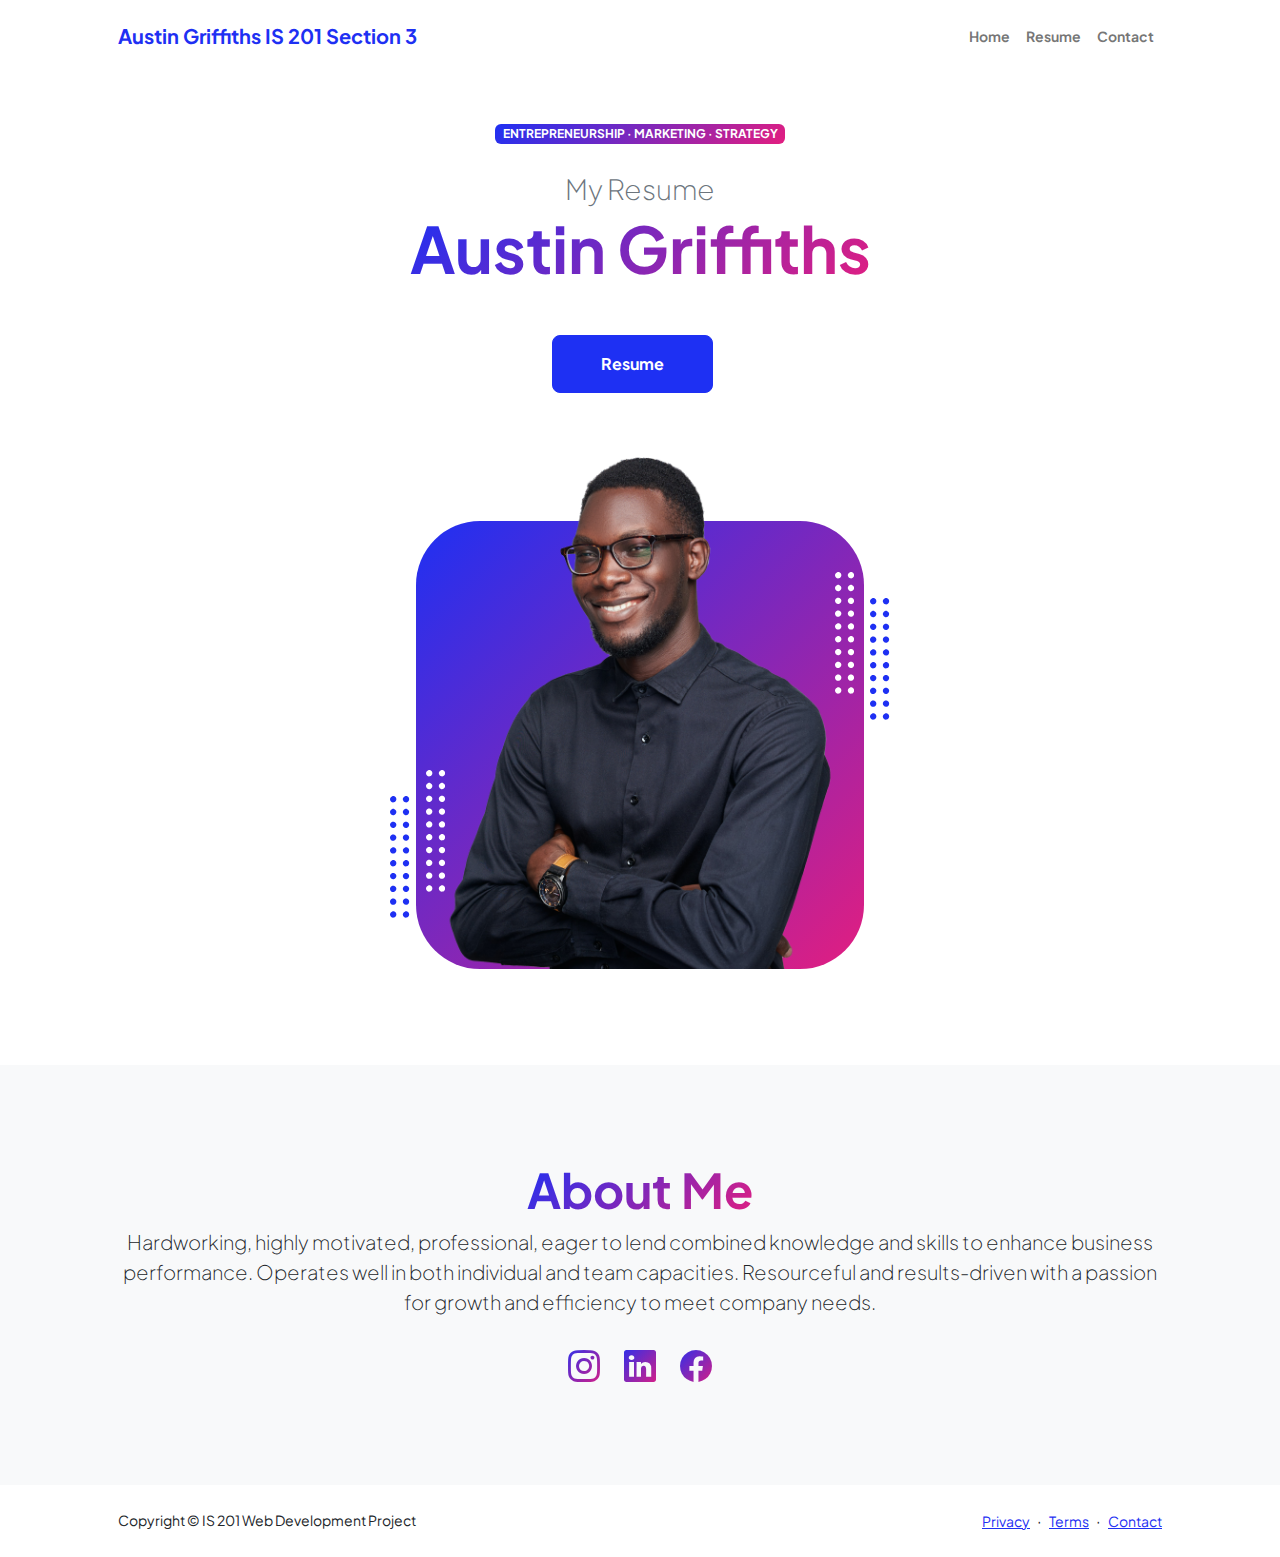
<file: index.html>
<!DOCTYPE html>
<html lang="en">
    <head>
        <meta charset="utf-8" />
        <meta name="viewport" content="width=device-width, initial-scale=1, shrink-to-fit=no" />
        <meta name="description" content="" />
        <meta name="author" content="" />
        <title>Austin Griffiths IS 201 Website</title>
        <!-- Favicon-->
        <link rel="icon" type="image/x-icon" href="assets/favicon.ico" />
        <!-- Custom Google font-->
        <link rel="preconnect" href="https://fonts.googleapis.com" />
        <link rel="preconnect" href="https://fonts.gstatic.com" crossorigin />
        <link href="https://fonts.googleapis.com/css2?family=Plus+Jakarta+Sans:wght@100;200;300;400;500;600;700;800;900&amp;display=swap" rel="stylesheet" />
        <!-- Bootstrap icons-->
        <link href="https://cdn.jsdelivr.net/npm/bootstrap-icons@1.8.1/font/bootstrap-icons.css" rel="stylesheet" />
        <!-- Core theme CSS (includes Bootstrap)-->
        <link href="css/styles.css" rel="stylesheet" />
    </head>
    <body class="d-flex flex-column h-100">
        <main class="flex-shrink-0">
            <!-- Navigation-->
            <nav class="navbar navbar-expand-lg navbar-light bg-white py-3">
                <div class="container px-5">
                    <a class="navbar-brand" href="index.html"><span class="fw-bolder text-primary">Austin Griffiths IS 201 Section 3</span></a>
                    <button class="navbar-toggler" type="button" data-bs-toggle="collapse" data-bs-target="#navbarSupportedContent" aria-controls="navbarSupportedContent" aria-expanded="false" aria-label="Toggle navigation"><span class="navbar-toggler-icon"></span></button>
                    <div class="collapse navbar-collapse" id="navbarSupportedContent">
                        <ul class="navbar-nav ms-auto mb-2 mb-lg-0 small fw-bolder">
                            <li class="nav-item"><a class="nav-link" href="index.html">Home</a></li>
                            <li class="nav-item"><a class="nav-link" href="resume.html">Resume</a></li>
                        
                            <li class="nav-item"><a class="nav-link" href="contact.html">Contact</a></li>
                        
        
                        </ul>
                    </div>
                </div>
            </nav>
            <!-- Header-->
            <header class="py-5">
                <div class="container px-5 pb-5">
                    <div class="row gx-5 align-items-center">
                        <div class="col-xxl-5">
                            <!-- Header text content-->
                            <div class="text-center text-xxl-start">
                                <div class="badge bg-gradient-primary-to-secondary text-white mb-4"><div class="text-uppercase">Entrepreneurship &middot; Marketing &middot; Strategy</div></div>
                                <div class="fs-3 fw-light text-muted">My Resume</div>
                                <h1 class="display-3 fw-bolder mb-5"><span class="text-gradient d-inline">Austin Griffiths</span></h1>
                                <div class="d-grid gap-3 d-sm-flex justify-content-sm-center justify-content-xxl-start mb-3">
                                    <a class="btn btn-primary btn-lg px-5 py-3 me-sm-3 fs-6 fw-bolder" href="resume.html">Resume</a>
                                   
                                </div>
                            </div>
                        </div>
                        <div class="col-xxl-7">
                            <!-- Header profile picture-->
                            <div class="d-flex justify-content-center mt-5 mt-xxl-0">
                                <div class="profile bg-gradient-primary-to-secondary">
                                    <!-- TIP: For best results, use a photo with a transparent background like the demo example below-->
                                    <!-- Watch a tutorial on how to do this on YouTube (link)-->
                                    <img class="profile-img" src="assets/profile.png" alt="..." />
                                    <div class="dots-1">
                                        <!-- SVG Dots-->
                                        <svg version="1.1" xmlns="http://www.w3.org/2000/svg" xmlns:xlink="http://www.w3.org/1999/xlink" x="0px" y="0px" viewBox="0 0 191.6 1215.4" style="enable-background: new 0 0 191.6 1215.4" xml:space="preserve">
                                            <g transform="translate(0.000000,1280.000000) scale(0.100000,-0.100000)">
                                                <path d="M227.7,12788.6c-105-35-200-141-222-248c-43-206,163-412,369-369c155,32,275,190,260,339c-11,105-90,213-190,262        C383.7,12801.6,289.7,12808.6,227.7,12788.6z"></path>
                                                <path d="M1507.7,12788.6c-151-50-253-216-222-362c25-119,136-230,254-255c194-41,395,142,375,339c-11,105-90,213-190,262        C1663.7,12801.6,1569.7,12808.6,1507.7,12788.6z"></path>
                                                <path d="M227.7,11508.6c-105-35-200-141-222-248c-43-206,163-412,369-369c155,32,275,190,260,339c-11,105-90,213-190,262        C383.7,11521.6,289.7,11528.6,227.7,11508.6z"></path>
                                                <path d="M1507.7,11508.6c-151-50-253-216-222-362c25-119,136-230,254-255c194-41,395,142,375,339c-11,105-90,213-190,262        C1663.7,11521.6,1569.7,11528.6,1507.7,11508.6z"></path>
                                                <path d="M227.7,10228.6c-105-35-200-141-222-248c-43-206,163-412,369-369c155,32,275,190,260,339c-11,105-90,213-190,262        C383.7,10241.6,289.7,10248.6,227.7,10228.6z"></path>
                                                <path d="M1507.7,10228.6c-105-35-200-141-222-248c-43-206,163-412,369-369c155,32,275,190,260,339c-11,105-90,213-190,262        C1663.7,10241.6,1569.7,10248.6,1507.7,10228.6z"></path>
                                                <path d="M227.7,8948.6c-105-35-200-141-222-248c-43-206,163-412,369-369c155,32,275,190,260,339c-11,105-90,213-190,262        C383.7,8961.6,289.7,8968.6,227.7,8948.6z"></path>
                                                <path d="M1507.7,8948.6c-105-35-200-141-222-248c-43-206,163-412,369-369c155,32,275,190,260,339c-11,105-90,213-190,262        C1663.7,8961.6,1569.7,8968.6,1507.7,8948.6z"></path>
                                                <path d="M227.7,7668.6c-105-35-200-141-222-248c-43-206,163-412,369-369c155,32,275,190,260,339c-11,105-90,213-190,262        C383.7,7681.6,289.7,7688.6,227.7,7668.6z"></path>
                                                <path d="M1507.7,7668.6c-105-35-200-141-222-248c-43-206,163-412,369-369c155,32,275,190,260,339c-11,105-90,213-190,262        C1663.7,7681.6,1569.7,7688.6,1507.7,7668.6z"></path>
                                                <path d="M227.7,6388.6c-105-35-200-141-222-248c-43-206,163-412,369-369c155,32,275,190,260,339c-11,105-90,213-190,262        C383.7,6401.6,289.7,6408.6,227.7,6388.6z"></path>
                                                <path d="M1507.7,6388.6c-105-35-200-141-222-248c-43-206,163-412,369-369c155,32,275,190,260,339c-11,105-90,213-190,262        C1663.7,6401.6,1569.7,6408.6,1507.7,6388.6z"></path>
                                                <path d="M227.7,5108.6c-105-35-200-141-222-248c-43-206,163-412,369-369c155,32,275,190,260,339c-11,105-90,213-190,262        C383.7,5121.6,289.7,5128.6,227.7,5108.6z"></path>
                                                <path d="M1507.7,5108.6c-105-35-200-141-222-248c-43-206,163-412,369-369c155,32,275,190,260,339c-11,105-90,213-190,262        C1663.7,5121.6,1569.7,5128.6,1507.7,5108.6z"></path>
                                                <path d="M227.7,3828.6c-105-35-200-141-222-248c-43-206,163-412,369-369c155,32,275,190,260,339c-11,105-90,213-190,262        C383.7,3841.6,289.7,3848.6,227.7,3828.6z"></path>
                                                <path d="M1507.7,3828.6c-105-35-200-141-222-248c-43-206,163-412,369-369c155,32,275,190,260,339c-11,105-90,213-190,262        C1663.7,3841.6,1569.7,3848.6,1507.7,3828.6z"></path>
                                                <path d="M227.7,2548.6c-105-35-200-141-222-248c-43-206,163-412,369-369c155,32,275,190,260,339c-11,105-90,213-190,262        C383.7,2561.6,289.7,2568.6,227.7,2548.6z"></path>
                                                <path d="M1507.7,2548.6c-105-35-200-141-222-248c-43-206,163-412,369-369c155,32,275,190,260,339c-11,105-90,213-190,262        C1663.7,2561.6,1569.7,2568.6,1507.7,2548.6z"></path>
                                                <path d="M227.7,1268.6c-105-35-200-141-222-248c-43-206,163-412,369-369c155,32,275,190,260,339c-11,105-90,213-190,262        C383.7,1281.6,289.7,1288.6,227.7,1268.6z"></path>
                                                <path d="M1507.7,1268.6c-105-35-200-141-222-248c-43-206,163-412,369-369c155,32,275,190,260,339c-11,105-90,213-190,262        C1663.7,1281.6,1569.7,1288.6,1507.7,1268.6z"></path>
                                            </g>
                                        </svg>
                                        <!-- END of SVG dots-->
                                    </div>
                                    <div class="dots-2">
                                        <!-- SVG Dots-->
                                        <svg version="1.1" xmlns="http://www.w3.org/2000/svg" xmlns:xlink="http://www.w3.org/1999/xlink" x="0px" y="0px" viewBox="0 0 191.6 1215.4" style="enable-background: new 0 0 191.6 1215.4" xml:space="preserve">
                                            <g transform="translate(0.000000,1280.000000) scale(0.100000,-0.100000)">
                                                <path d="M227.7,12788.6c-105-35-200-141-222-248c-43-206,163-412,369-369c155,32,275,190,260,339c-11,105-90,213-190,262        C383.7,12801.6,289.7,12808.6,227.7,12788.6z"></path>
                                                <path d="M1507.7,12788.6c-151-50-253-216-222-362c25-119,136-230,254-255c194-41,395,142,375,339c-11,105-90,213-190,262        C1663.7,12801.6,1569.7,12808.6,1507.7,12788.6z"></path>
                                                <path d="M227.7,11508.6c-105-35-200-141-222-248c-43-206,163-412,369-369c155,32,275,190,260,339c-11,105-90,213-190,262        C383.7,11521.6,289.7,11528.6,227.7,11508.6z"></path>
                                                <path d="M1507.7,11508.6c-151-50-253-216-222-362c25-119,136-230,254-255c194-41,395,142,375,339c-11,105-90,213-190,262        C1663.7,11521.6,1569.7,11528.6,1507.7,11508.6z"></path>
                                                <path d="M227.7,10228.6c-105-35-200-141-222-248c-43-206,163-412,369-369c155,32,275,190,260,339c-11,105-90,213-190,262        C383.7,10241.6,289.7,10248.6,227.7,10228.6z"></path>
                                                <path d="M1507.7,10228.6c-105-35-200-141-222-248c-43-206,163-412,369-369c155,32,275,190,260,339c-11,105-90,213-190,262        C1663.7,10241.6,1569.7,10248.6,1507.7,10228.6z"></path>
                                                <path d="M227.7,8948.6c-105-35-200-141-222-248c-43-206,163-412,369-369c155,32,275,190,260,339c-11,105-90,213-190,262        C383.7,8961.6,289.7,8968.6,227.7,8948.6z"></path>
                                                <path d="M1507.7,8948.6c-105-35-200-141-222-248c-43-206,163-412,369-369c155,32,275,190,260,339c-11,105-90,213-190,262        C1663.7,8961.6,1569.7,8968.6,1507.7,8948.6z"></path>
                                                <path d="M227.7,7668.6c-105-35-200-141-222-248c-43-206,163-412,369-369c155,32,275,190,260,339c-11,105-90,213-190,262        C383.7,7681.6,289.7,7688.6,227.7,7668.6z"></path>
                                                <path d="M1507.7,7668.6c-105-35-200-141-222-248c-43-206,163-412,369-369c155,32,275,190,260,339c-11,105-90,213-190,262        C1663.7,7681.6,1569.7,7688.6,1507.7,7668.6z"></path>
                                                <path d="M227.7,6388.6c-105-35-200-141-222-248c-43-206,163-412,369-369c155,32,275,190,260,339c-11,105-90,213-190,262        C383.7,6401.6,289.7,6408.6,227.7,6388.6z"></path>
                                                <path d="M1507.7,6388.6c-105-35-200-141-222-248c-43-206,163-412,369-369c155,32,275,190,260,339c-11,105-90,213-190,262        C1663.7,6401.6,1569.7,6408.6,1507.7,6388.6z"></path>
                                                <path d="M227.7,5108.6c-105-35-200-141-222-248c-43-206,163-412,369-369c155,32,275,190,260,339c-11,105-90,213-190,262        C383.7,5121.6,289.7,5128.6,227.7,5108.6z"></path>
                                                <path d="M1507.7,5108.6c-105-35-200-141-222-248c-43-206,163-412,369-369c155,32,275,190,260,339c-11,105-90,213-190,262        C1663.7,5121.6,1569.7,5128.6,1507.7,5108.6z"></path>
                                                <path d="M227.7,3828.6c-105-35-200-141-222-248c-43-206,163-412,369-369c155,32,275,190,260,339c-11,105-90,213-190,262        C383.7,3841.6,289.7,3848.6,227.7,3828.6z"></path>
                                                <path d="M1507.7,3828.6c-105-35-200-141-222-248c-43-206,163-412,369-369c155,32,275,190,260,339c-11,105-90,213-190,262        C1663.7,3841.6,1569.7,3848.6,1507.7,3828.6z"></path>
                                                <path d="M227.7,2548.6c-105-35-200-141-222-248c-43-206,163-412,369-369c155,32,275,190,260,339c-11,105-90,213-190,262        C383.7,2561.6,289.7,2568.6,227.7,2548.6z"></path>
                                                <path d="M1507.7,2548.6c-105-35-200-141-222-248c-43-206,163-412,369-369c155,32,275,190,260,339c-11,105-90,213-190,262        C1663.7,2561.6,1569.7,2568.6,1507.7,2548.6z"></path>
                                                <path d="M227.7,1268.6c-105-35-200-141-222-248c-43-206,163-412,369-369c155,32,275,190,260,339c-11,105-90,213-190,262        C383.7,1281.6,289.7,1288.6,227.7,1268.6z"></path>
                                                <path d="M1507.7,1268.6c-105-35-200-141-222-248c-43-206,163-412,369-369c155,32,275,190,260,339c-11,105-90,213-190,262        C1663.7,1281.6,1569.7,1288.6,1507.7,1268.6z"></path>
                                            </g>
                                        </svg>
                                        <!-- END of SVG dots-->
                                    </div>
                                    <div class="dots-3">
                                        <!-- SVG Dots-->
                                        <svg version="1.1" xmlns="http://www.w3.org/2000/svg" xmlns:xlink="http://www.w3.org/1999/xlink" x="0px" y="0px" viewBox="0 0 191.6 1215.4" style="enable-background: new 0 0 191.6 1215.4" xml:space="preserve">
                                            <g transform="translate(0.000000,1280.000000) scale(0.100000,-0.100000)">
                                                <path d="M227.7,12788.6c-105-35-200-141-222-248c-43-206,163-412,369-369c155,32,275,190,260,339c-11,105-90,213-190,262        C383.7,12801.6,289.7,12808.6,227.7,12788.6z"></path>
                                                <path d="M1507.7,12788.6c-151-50-253-216-222-362c25-119,136-230,254-255c194-41,395,142,375,339c-11,105-90,213-190,262        C1663.7,12801.6,1569.7,12808.6,1507.7,12788.6z"></path>
                                                <path d="M227.7,11508.6c-105-35-200-141-222-248c-43-206,163-412,369-369c155,32,275,190,260,339c-11,105-90,213-190,262        C383.7,11521.6,289.7,11528.6,227.7,11508.6z"></path>
                                                <path d="M1507.7,11508.6c-151-50-253-216-222-362c25-119,136-230,254-255c194-41,395,142,375,339c-11,105-90,213-190,262        C1663.7,11521.6,1569.7,11528.6,1507.7,11508.6z"></path>
                                                <path d="M227.7,10228.6c-105-35-200-141-222-248c-43-206,163-412,369-369c155,32,275,190,260,339c-11,105-90,213-190,262        C383.7,10241.6,289.7,10248.6,227.7,10228.6z"></path>
                                                <path d="M1507.7,10228.6c-105-35-200-141-222-248c-43-206,163-412,369-369c155,32,275,190,260,339c-11,105-90,213-190,262        C1663.7,10241.6,1569.7,10248.6,1507.7,10228.6z"></path>
                                                <path d="M227.7,8948.6c-105-35-200-141-222-248c-43-206,163-412,369-369c155,32,275,190,260,339c-11,105-90,213-190,262        C383.7,8961.6,289.7,8968.6,227.7,8948.6z"></path>
                                                <path d="M1507.7,8948.6c-105-35-200-141-222-248c-43-206,163-412,369-369c155,32,275,190,260,339c-11,105-90,213-190,262        C1663.7,8961.6,1569.7,8968.6,1507.7,8948.6z"></path>
                                                <path d="M227.7,7668.6c-105-35-200-141-222-248c-43-206,163-412,369-369c155,32,275,190,260,339c-11,105-90,213-190,262        C383.7,7681.6,289.7,7688.6,227.7,7668.6z"></path>
                                                <path d="M1507.7,7668.6c-105-35-200-141-222-248c-43-206,163-412,369-369c155,32,275,190,260,339c-11,105-90,213-190,262        C1663.7,7681.6,1569.7,7688.6,1507.7,7668.6z"></path>
                                                <path d="M227.7,6388.6c-105-35-200-141-222-248c-43-206,163-412,369-369c155,32,275,190,260,339c-11,105-90,213-190,262        C383.7,6401.6,289.7,6408.6,227.7,6388.6z"></path>
                                                <path d="M1507.7,6388.6c-105-35-200-141-222-248c-43-206,163-412,369-369c155,32,275,190,260,339c-11,105-90,213-190,262        C1663.7,6401.6,1569.7,6408.6,1507.7,6388.6z"></path>
                                                <path d="M227.7,5108.6c-105-35-200-141-222-248c-43-206,163-412,369-369c155,32,275,190,260,339c-11,105-90,213-190,262        C383.7,5121.6,289.7,5128.6,227.7,5108.6z"></path>
                                                <path d="M1507.7,5108.6c-105-35-200-141-222-248c-43-206,163-412,369-369c155,32,275,190,260,339c-11,105-90,213-190,262        C1663.7,5121.6,1569.7,5128.6,1507.7,5108.6z"></path>
                                                <path d="M227.7,3828.6c-105-35-200-141-222-248c-43-206,163-412,369-369c155,32,275,190,260,339c-11,105-90,213-190,262        C383.7,3841.6,289.7,3848.6,227.7,3828.6z"></path>
                                                <path d="M1507.7,3828.6c-105-35-200-141-222-248c-43-206,163-412,369-369c155,32,275,190,260,339c-11,105-90,213-190,262        C1663.7,3841.6,1569.7,3848.6,1507.7,3828.6z"></path>
                                                <path d="M227.7,2548.6c-105-35-200-141-222-248c-43-206,163-412,369-369c155,32,275,190,260,339c-11,105-90,213-190,262        C383.7,2561.6,289.7,2568.6,227.7,2548.6z"></path>
                                                <path d="M1507.7,2548.6c-105-35-200-141-222-248c-43-206,163-412,369-369c155,32,275,190,260,339c-11,105-90,213-190,262        C1663.7,2561.6,1569.7,2568.6,1507.7,2548.6z"></path>
                                                <path d="M227.7,1268.6c-105-35-200-141-222-248c-43-206,163-412,369-369c155,32,275,190,260,339c-11,105-90,213-190,262        C383.7,1281.6,289.7,1288.6,227.7,1268.6z"></path>
                                                <path d="M1507.7,1268.6c-105-35-200-141-222-248c-43-206,163-412,369-369c155,32,275,190,260,339c-11,105-90,213-190,262        C1663.7,1281.6,1569.7,1288.6,1507.7,1268.6z"></path>
                                            </g>
                                        </svg>
                                        <!-- END of SVG dots-->
                                    </div>
                                    <div class="dots-4">
                                        <!-- SVG Dots-->
                                        <svg version="1.1" xmlns="http://www.w3.org/2000/svg" xmlns:xlink="http://www.w3.org/1999/xlink" x="0px" y="0px" viewBox="0 0 191.6 1215.4" style="enable-background: new 0 0 191.6 1215.4" xml:space="preserve">
                                            <g transform="translate(0.000000,1280.000000) scale(0.100000,-0.100000)">
                                                <path d="M227.7,12788.6c-105-35-200-141-222-248c-43-206,163-412,369-369c155,32,275,190,260,339c-11,105-90,213-190,262        C383.7,12801.6,289.7,12808.6,227.7,12788.6z"></path>
                                                <path d="M1507.7,12788.6c-151-50-253-216-222-362c25-119,136-230,254-255c194-41,395,142,375,339c-11,105-90,213-190,262        C1663.7,12801.6,1569.7,12808.6,1507.7,12788.6z"></path>
                                                <path d="M227.7,11508.6c-105-35-200-141-222-248c-43-206,163-412,369-369c155,32,275,190,260,339c-11,105-90,213-190,262        C383.7,11521.6,289.7,11528.6,227.7,11508.6z"></path>
                                                <path d="M1507.7,11508.6c-151-50-253-216-222-362c25-119,136-230,254-255c194-41,395,142,375,339c-11,105-90,213-190,262        C1663.7,11521.6,1569.7,11528.6,1507.7,11508.6z"></path>
                                                <path d="M227.7,10228.6c-105-35-200-141-222-248c-43-206,163-412,369-369c155,32,275,190,260,339c-11,105-90,213-190,262        C383.7,10241.6,289.7,10248.6,227.7,10228.6z"></path>
                                                <path d="M1507.7,10228.6c-105-35-200-141-222-248c-43-206,163-412,369-369c155,32,275,190,260,339c-11,105-90,213-190,262        C1663.7,10241.6,1569.7,10248.6,1507.7,10228.6z"></path>
                                                <path d="M227.7,8948.6c-105-35-200-141-222-248c-43-206,163-412,369-369c155,32,275,190,260,339c-11,105-90,213-190,262        C383.7,8961.6,289.7,8968.6,227.7,8948.6z"></path>
                                                <path d="M1507.7,8948.6c-105-35-200-141-222-248c-43-206,163-412,369-369c155,32,275,190,260,339c-11,105-90,213-190,262        C1663.7,8961.6,1569.7,8968.6,1507.7,8948.6z"></path>
                                                <path d="M227.7,7668.6c-105-35-200-141-222-248c-43-206,163-412,369-369c155,32,275,190,260,339c-11,105-90,213-190,262        C383.7,7681.6,289.7,7688.6,227.7,7668.6z"></path>
                                                <path d="M1507.7,7668.6c-105-35-200-141-222-248c-43-206,163-412,369-369c155,32,275,190,260,339c-11,105-90,213-190,262        C1663.7,7681.6,1569.7,7688.6,1507.7,7668.6z"></path>
                                                <path d="M227.7,6388.6c-105-35-200-141-222-248c-43-206,163-412,369-369c155,32,275,190,260,339c-11,105-90,213-190,262        C383.7,6401.6,289.7,6408.6,227.7,6388.6z"></path>
                                                <path d="M1507.7,6388.6c-105-35-200-141-222-248c-43-206,163-412,369-369c155,32,275,190,260,339c-11,105-90,213-190,262        C1663.7,6401.6,1569.7,6408.6,1507.7,6388.6z"></path>
                                                <path d="M227.7,5108.6c-105-35-200-141-222-248c-43-206,163-412,369-369c155,32,275,190,260,339c-11,105-90,213-190,262        C383.7,5121.6,289.7,5128.6,227.7,5108.6z"></path>
                                                <path d="M1507.7,5108.6c-105-35-200-141-222-248c-43-206,163-412,369-369c155,32,275,190,260,339c-11,105-90,213-190,262        C1663.7,5121.6,1569.7,5128.6,1507.7,5108.6z"></path>
                                                <path d="M227.7,3828.6c-105-35-200-141-222-248c-43-206,163-412,369-369c155,32,275,190,260,339c-11,105-90,213-190,262        C383.7,3841.6,289.7,3848.6,227.7,3828.6z"></path>
                                                <path d="M1507.7,3828.6c-105-35-200-141-222-248c-43-206,163-412,369-369c155,32,275,190,260,339c-11,105-90,213-190,262        C1663.7,3841.6,1569.7,3848.6,1507.7,3828.6z"></path>
                                                <path d="M227.7,2548.6c-105-35-200-141-222-248c-43-206,163-412,369-369c155,32,275,190,260,339c-11,105-90,213-190,262        C383.7,2561.6,289.7,2568.6,227.7,2548.6z"></path>
                                                <path d="M1507.7,2548.6c-105-35-200-141-222-248c-43-206,163-412,369-369c155,32,275,190,260,339c-11,105-90,213-190,262        C1663.7,2561.6,1569.7,2568.6,1507.7,2548.6z"></path>
                                                <path d="M227.7,1268.6c-105-35-200-141-222-248c-43-206,163-412,369-369c155,32,275,190,260,339c-11,105-90,213-190,262        C383.7,1281.6,289.7,1288.6,227.7,1268.6z"></path>
                                                <path d="M1507.7,1268.6c-105-35-200-141-222-248c-43-206,163-412,369-369c155,32,275,190,260,339c-11,105-90,213-190,262        C1663.7,1281.6,1569.7,1288.6,1507.7,1268.6z"></path>
                                            </g>
                                        </svg>
                                        <!-- END of SVG dots-->
                                    </div>
                                </div>
                            </div>
                        </div>
                    </div>
                </div>
            </header>
            <!-- About Section-->
            <section class="bg-light py-5">
                <div class="container px-5">
                    <div class="row gx-5 justify-content-center">
                        <div class="col-xxl-8">
                            <div class="text-center my-5">
                                <h2 class="display-5 fw-bolder"><span class="text-gradient d-inline">About Me</span></h2>
                                <p class="lead fw-light mb-4">Hardworking, highly motivated, professional, eager to lend combined knowledge and skills to enhance business
                                    performance. Operates well in both individual and team capacities. Resourceful and results-driven with a passion for
                                    growth and efficiency to meet company needs.</p>
                            
                                <div class="d-flex justify-content-center fs-2 gap-4">
                                    <a class="text-gradient" href="#!"><i class="bi bi-instagram"></i></a>
                                    <a class="text-gradient" href="#!"><i class="bi bi-linkedin"></i></a>
                                    <a class="text-gradient" href="#!"><i class="bi bi-facebook"></i></a>
                                </div>
                            </div>
                        </div>
                    </div>
                </div>
            </section>
        </main>
        <!-- Footer-->
        <footer class="bg-white py-4 mt-auto">
            <div class="container px-5">
                <div class="row align-items-center justify-content-between flex-column flex-sm-row">
                    <div class="col-auto"><div class="small m-0">Copyright &copy; IS 201 Web Development Project</div></div>
                    <div class="col-auto">
                        <a class="small" href="#!">Privacy</a>
                        <span class="mx-1">&middot;</span>
                        <a class="small" href="#!">Terms</a>
                        <span class="mx-1">&middot;</span>
                        <a class="small" href="#!">Contact</a>
                    </div>
                </div>
            </div>
        </footer>
        <!-- Bootstrap core JS-->
        <script src="https://cdn.jsdelivr.net/npm/bootstrap@5.2.3/dist/js/bootstrap.bundle.min.js"></script>
        <!-- Core theme JS-->
        <script src="js/scripts.js"></script>
    </body>
</html>
</file>
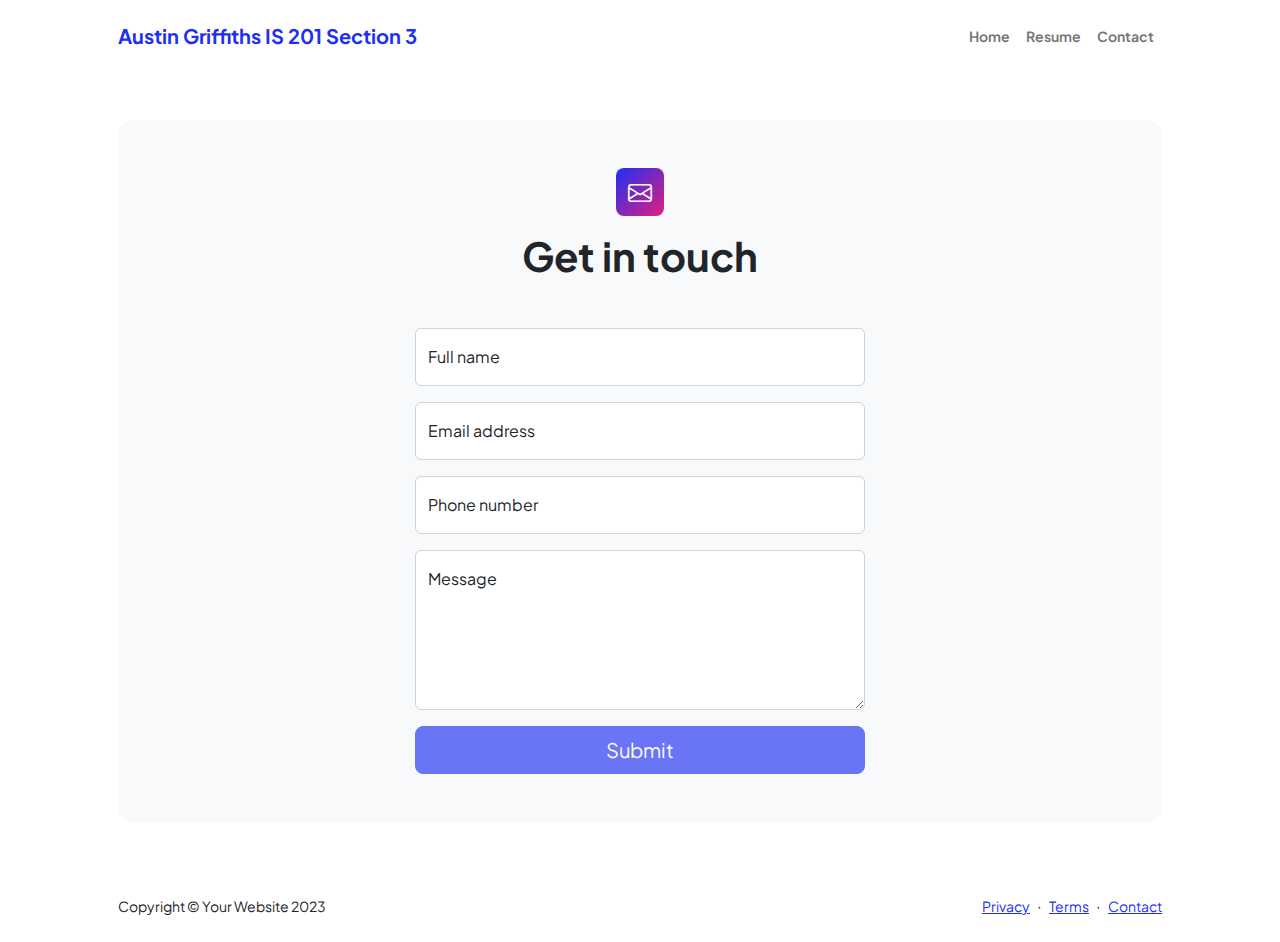
<file: contact.html>
<!DOCTYPE html>
<html lang="en">
    <head>
        <meta charset="utf-8" />
        <meta name="viewport" content="width=device-width, initial-scale=1, shrink-to-fit=no" />
        <meta name="description" content />
        <meta name="author" content />
        <title>Austin Griffiths IS 201 Website</title>
        <!-- Favicon-->
        <link rel="icon" type="image/x-icon" href="assets/favicon.ico" />
        <!-- Custom Google font-->
        <link rel="preconnect" href="https://fonts.googleapis.com" />
        <link rel="preconnect" href="https://fonts.gstatic.com" crossorigin />
        <link href="https://fonts.googleapis.com/css2?family=Plus+Jakarta+Sans:wght@100;200;300;400;500;600;700;800;900&amp;display=swap" rel="stylesheet" />
        <!-- Bootstrap icons-->
        <link href="https://cdn.jsdelivr.net/npm/bootstrap-icons@1.8.1/font/bootstrap-icons.css" rel="stylesheet" />
        <!-- Core theme CSS (includes Bootstrap)-->
        <link href="css/styles.css" rel="stylesheet" />
    </head>
    <body class="d-flex flex-column">
        <main class="flex-shrink-0">
            <!-- Navigation-->
            <nav class="navbar navbar-expand-lg navbar-light bg-white py-3">
                <div class="container px-5">
                    <a class="navbar-brand" href="index.html"><span class="fw-bolder text-primary">Austin Griffiths IS 201 Section 3</span></a>
                    <button class="navbar-toggler" type="button" data-bs-toggle="collapse" data-bs-target="#navbarSupportedContent" aria-controls="navbarSupportedContent" aria-expanded="false" aria-label="Toggle navigation"><span class="navbar-toggler-icon"></span></button>
                    <div class="collapse navbar-collapse" id="navbarSupportedContent">
                        <ul class="navbar-nav ms-auto mb-2 mb-lg-0 small fw-bolder">
                            <li class="nav-item"><a class="nav-link" href="index.html">Home</a></li>
                            <li class="nav-item"><a class="nav-link" href="resume.html">Resume</a></li>
                            <li class="nav-item"><a class="nav-link" href="contact.html">Contact</a></li>
                        </ul>
                    </div>
                </div>
            </nav>
            <!-- Page content-->
            <section class="py-5">
                <div class="container px-5">
                    <!-- Contact form-->
                    <div class="bg-light rounded-4 py-5 px-4 px-md-5">
                        <div class="text-center mb-5">
                            <div class="feature bg-primary bg-gradient-primary-to-secondary text-white rounded-3 mb-3"><i class="bi bi-envelope"></i></div>
                            <h1 class="fw-bolder">Get in touch</h1>
                           
                        </div>
                        <div class="row gx-5 justify-content-center">
                            <div class="col-lg-8 col-xl-6">
                                <!-- * * * * * * * * * * * * * * *-->
                                <!-- * * SB Forms Contact Form * *-->
                                <!-- * * * * * * * * * * * * * * *-->
                                <!-- This form is pre-integrated with SB Forms.-->
                                <!-- To make this form functional, sign up at-->
                                <!-- https://startbootstrap.com/solution/contact-forms-->
                                <!-- to get an API token!-->
                                <form id="contactForm" data-sb-form-api-token="API_TOKEN">
                                    <!-- Name input-->
                                    <div class="form-floating mb-3">
                                        <input class="form-control" id="name" type="text" placeholder="Enter your name..." data-sb-validations="required" />
                                        <label for="name">Full name</label>
                                        <div class="invalid-feedback" data-sb-feedback="name:required">A name is required.</div>
                                    </div>
                                    <!-- Email address input-->
                                    <div class="form-floating mb-3">
                                        <input class="form-control" id="email" type="email" placeholder="name@example.com" data-sb-validations="required,email" />
                                        <label for="email">Email address</label>
                                        <div class="invalid-feedback" data-sb-feedback="email:required">An email is required.</div>
                                        <div class="invalid-feedback" data-sb-feedback="email:email">Email is not valid.</div>
                                    </div>
                                    <!-- Phone number input-->
                                    <div class="form-floating mb-3">
                                        <input class="form-control" id="phone" type="tel" placeholder="(123) 456-7890" data-sb-validations="required" />
                                        <label for="phone">Phone number</label>
                                        <div class="invalid-feedback" data-sb-feedback="phone:required">A phone number is required.</div>
                                    </div>
                                    <!-- Message input-->
                                    <div class="form-floating mb-3">
                                        <textarea class="form-control" id="message" type="text" placeholder="Enter your message here..." style="height: 10rem" data-sb-validations="required"></textarea>
                                        <label for="message">Message</label>
                                        <div class="invalid-feedback" data-sb-feedback="message:required">A message is required.</div>
                                    </div>
                                    <!-- Submit success message-->
                                    <!---->
                                    <!-- This is what your users will see when the form-->
                                    <!-- has successfully submitted-->
                                    <div class="d-none" id="submitSuccessMessage">
                                        <div class="text-center mb-3">
                                            <div class="fw-bolder">Form submission successful!</div>
                                            To activate this form, sign up at
                                            <br />
                                            <a href="https://startbootstrap.com/solution/contact-forms">https://startbootstrap.com/solution/contact-forms</a>
                                        </div>
                                    </div>
                                    <!-- Submit error message-->
                                    <!---->
                                    <!-- This is what your users will see when there is-->
                                    <!-- an error submitting the form-->
                                    <div class="d-none" id="submitErrorMessage"><div class="text-center text-danger mb-3">Error sending message!</div></div>
                                    <!-- Submit Button-->
                                    <div class="d-grid"><button class="btn btn-primary btn-lg disabled" id="submitButton" type="submit">Submit</button></div>
                                </form>
                            </div>
                        </div>
                    </div>
                </div>
            </section>
        </main>
        <!-- Footer-->
        <footer class="bg-white py-4 mt-auto">
            <div class="container px-5">
                <div class="row align-items-center justify-content-between flex-column flex-sm-row">
                    <div class="col-auto"><div class="small m-0">Copyright &copy; Your Website 2023</div></div>
                    <div class="col-auto">
                        <a class="small" href="#!">Privacy</a>
                        <span class="mx-1">&middot;</span>
                        <a class="small" href="#!">Terms</a>
                        <span class="mx-1">&middot;</span>
                        <a class="small" href="#!">Contact</a>
                    </div>
                </div>
            </div>
        </footer>
        <!-- Bootstrap core JS-->
        <script src="https://cdn.jsdelivr.net/npm/bootstrap@5.2.3/dist/js/bootstrap.bundle.min.js"></script>
        <!-- Core theme JS-->
        <script src="js/scripts.js"></script>
        <!-- * * * * * * * * * * * * * * * * * * * * * * * * * * * * * * * * * * * * * * * *-->
        <!-- * *                               SB Forms JS                               * *-->
        <!-- * * Activate your form at https://startbootstrap.com/solution/contact-forms * *-->
        <!-- * * * * * * * * * * * * * * * * * * * * * * * * * * * * * * * * * * * * * * * *-->
        <script src="https://cdn.startbootstrap.com/sb-forms-latest.js"></script>
    </body>
</html>
</file>
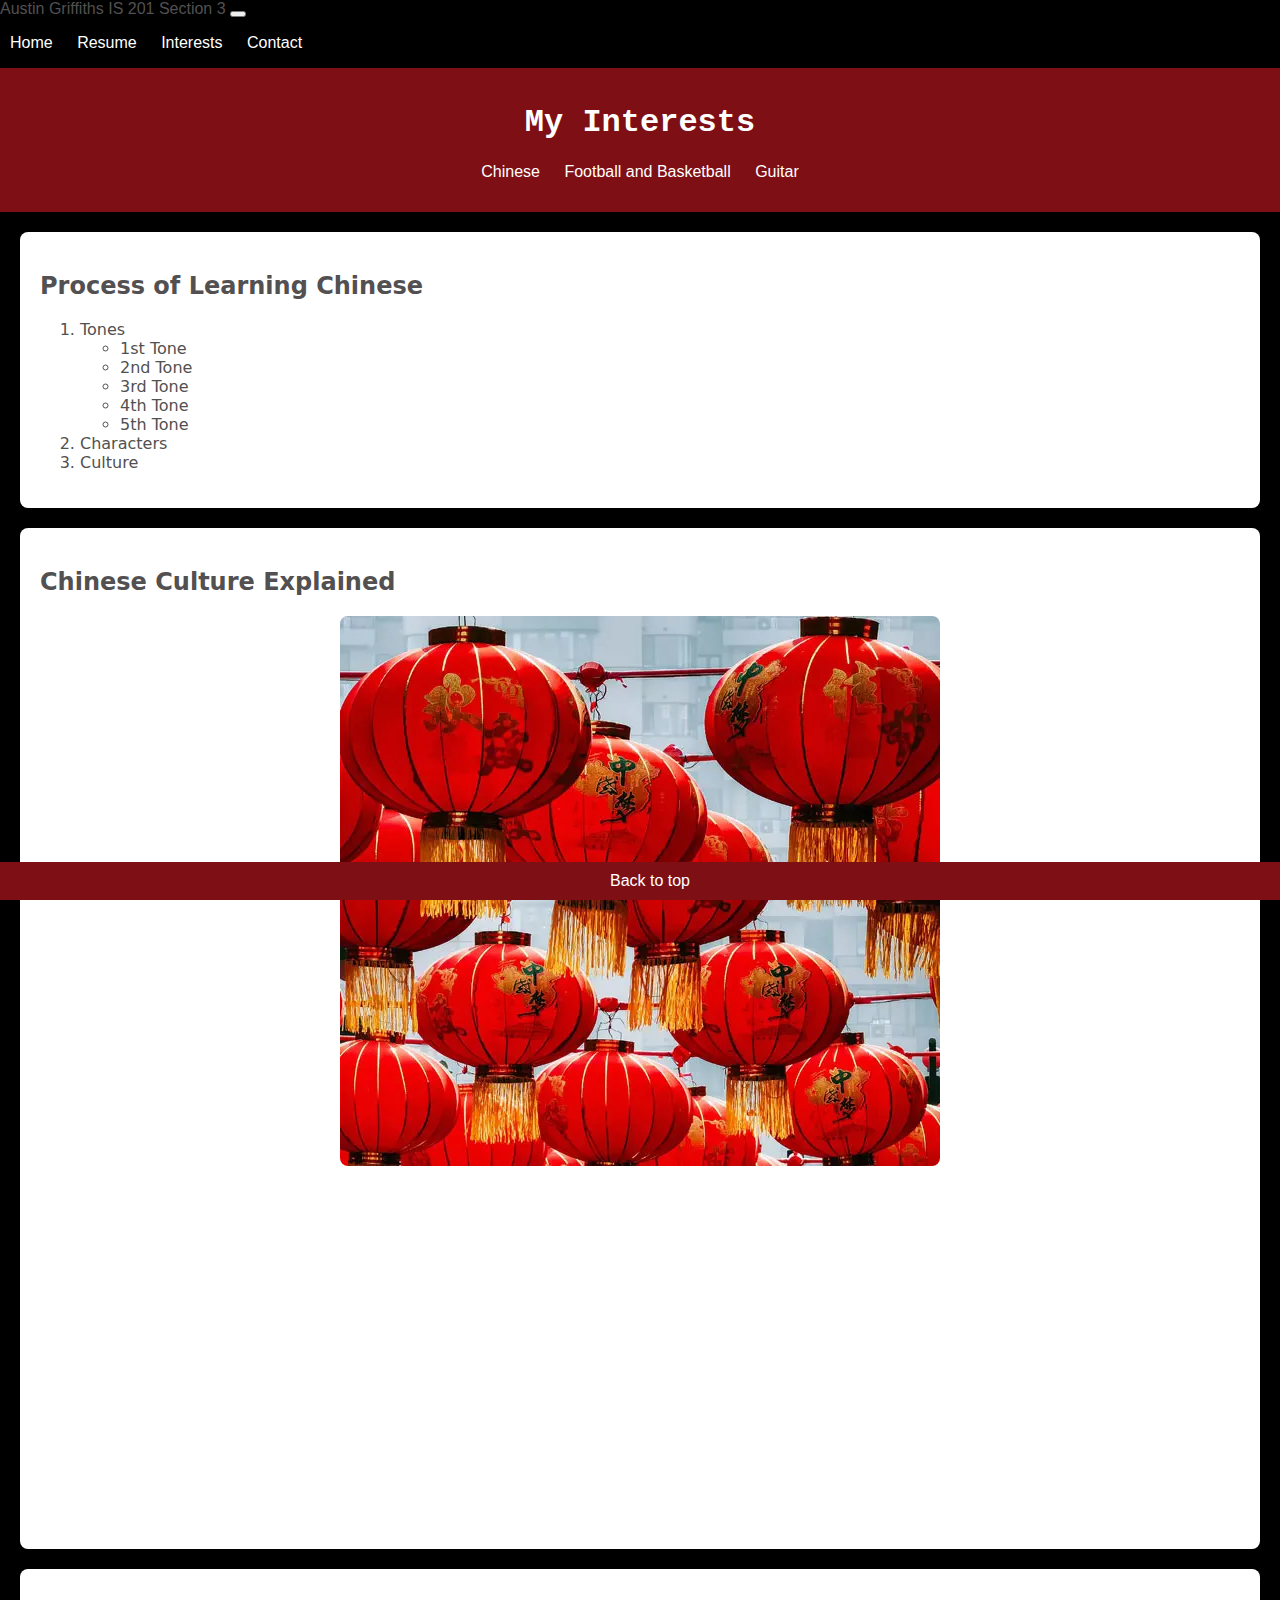
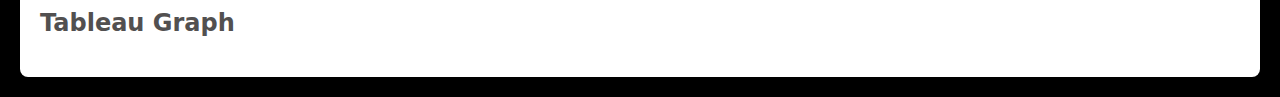
<file: interests.html>
<!DOCTYPE html>
<html lang="en">
<head>
    <meta charset="UTF-8">
    <meta name="viewport" content="width=device-width, initial-scale=1.0">
    <title>Austin Griffiths IS 201 Website</title>
    <link href="css/styles1.css" rel="stylesheet" />
</head>
<body>
    <nav class="navbar navbar-expand-lg navbar-light bg-white py-3">
        <div class="container px-5">
            <a>Austin Griffiths IS 201 Section 3</span></a>
            <button class="navbar-toggler" type="button" data-bs-toggle="collapse" data-bs-target="#navbarSupportedContent" aria-controls="navbarSupportedContent" aria-expanded="false" aria-label="Toggle navigation"><span class="navbar-toggler-icon"></span></button>
            <div class="collapse navbar-collapse" id="navbarSupportedContent">
                <ul class="navbar-nav ms-auto mb-2 mb-lg-0 small fw-bolder">
                    <li class="nav-item"><a class="nav-link" href="index.html">Home</a></li>
                    <li class="nav-item"><a class="nav-link" href="resume.html">Resume</a></li>
                    <li class="nav-item"><a class="nav-link" href="interests.html">Interests</a></li>
                    <li class="nav-item"><a class="nav-link" href="contact.html">Contact</a></li>
                

                </ul>
            </div>
        </div>
    </nav>
    <header>
        <h1>My Interests</h1>
        <nav>
            <ul>
                <li>Chinese</li>
                <li>Football and Basketball</li>
                <li>Guitar</li>
            </ul>
        </nav>
    </header>

    <section id="section1">
        <h2>Process of Learning Chinese</h2>
        <ol>
            <li>Tones
                <ul>
                    <li>1st Tone</li>
                    <li>2nd Tone</li>
                    <li>3rd Tone</li>
                    <li>4th Tone</li>
                    <li>5th Tone</li>
                </ul>
            </li>
            <li>Characters</li>
            <li>Culture</li>
        </ol>
    </section>

    <section id="section2">
        <h2>Chinese Culture Explained</h2>
        <div class="image-container">
            <img src="assets/chinese_springfestival.webp" alt="Chinese Festival Picture">
        </div>
        <div class="video-container">
            <iframe width="560" height="315" src="https://www.youtube.com/embed/2zBnPzHpugs?si=K6oiOQ3VN1sv6ahr" title="YouTube video player" frameborder="0" allow="accelerometer; autoplay; clipboard-write; encrypted-media; gyroscope; picture-in-picture; web-share" referrerpolicy="strict-origin-when-cross-origin" allowfullscreen></iframe>
        </div>
    </section>

    <section id="section3">
        <h2>Tableau Graph</h2>
        <div class="tableau-embed-container">
            <div class='tableauPlaceholder' id='viz1718643714383' style='position: relative'><noscript><a href='#'><img alt='Population and Birth Rate (2012) ' src='https:&#47;&#47;public.tableau.com&#47;static&#47;images&#47;Wo&#47;WorldIndicators_17186436538400&#47;Population&#47;1_rss.png' style='border: none' /></a></noscript><object class='tableauViz'  style='display:none;'><param name='host_url' value='https%3A%2F%2Fpublic.tableau.com%2F' /> <param name='embed_code_version' value='3' /> <param name='site_root' value='' /><param name='name' value='WorldIndicators_17186436538400&#47;Population' /><param name='tabs' value='no' /><param name='toolbar' value='yes' /><param name='static_image' value='https:&#47;&#47;public.tableau.com&#47;static&#47;images&#47;Wo&#47;WorldIndicators_17186436538400&#47;Population&#47;1.png' /> <param name='animate_transition' value='yes' /><param name='display_static_image' value='yes' /><param name='display_spinner' value='yes' /><param name='display_overlay' value='yes' /><param name='display_count' value='yes' /><param name='language' value='en-US' /><param name='filter' value='publish=yes' /></object></div>                <script type='text/javascript'>                    var divElement = document.getElementById('viz1718643714383');                    var vizElement = divElement.getElementsByTagName('object')[0];                    vizElement.style.width='100%';vizElement.style.height=(divElement.offsetWidth*0.75)+'px';                    var scriptElement = document.createElement('script');                    scriptElement.src = 'https://public.tableau.com/javascripts/api/viz_v1.js';                    vizElement.parentNode.insertBefore(scriptElement, vizElement);                </script>        </div>
    </section>

    <footer>
        <a href="#top">Back to top</a>
    </footer>
    
</body>
</html>
</file>
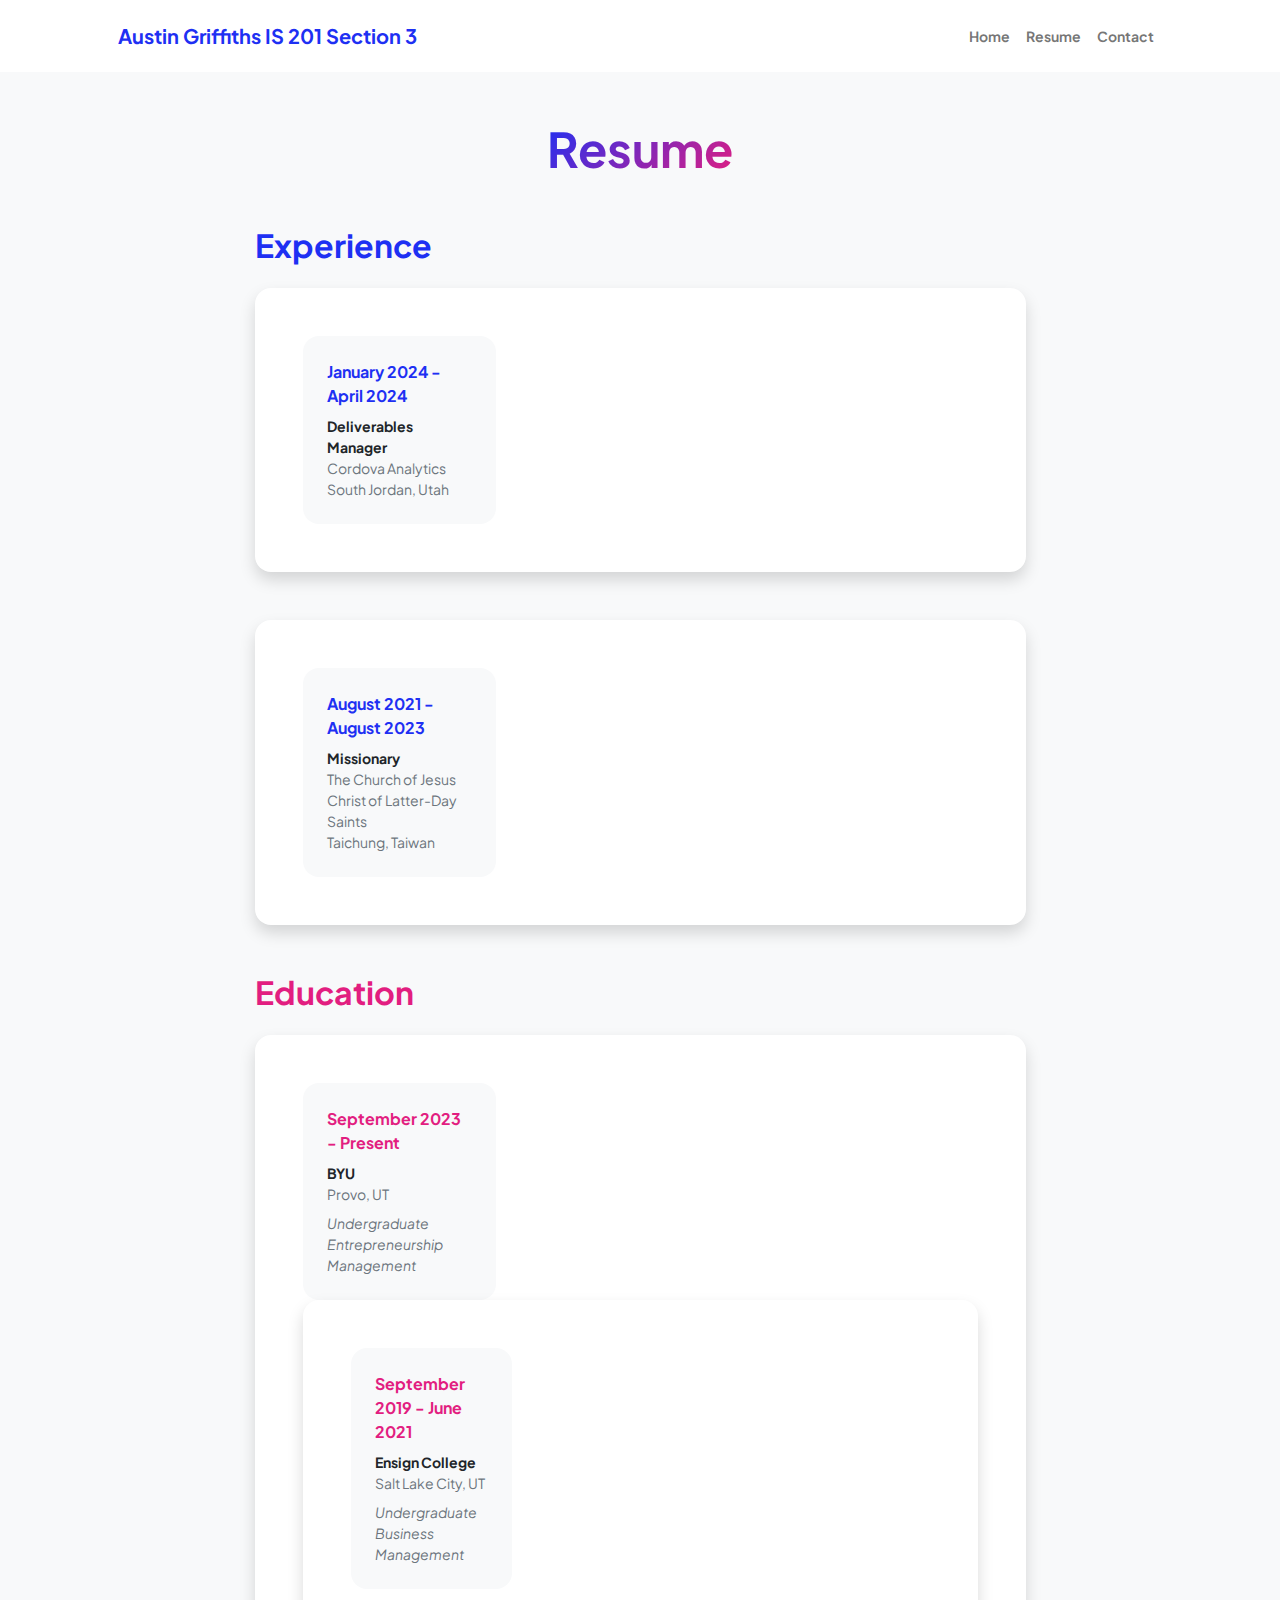
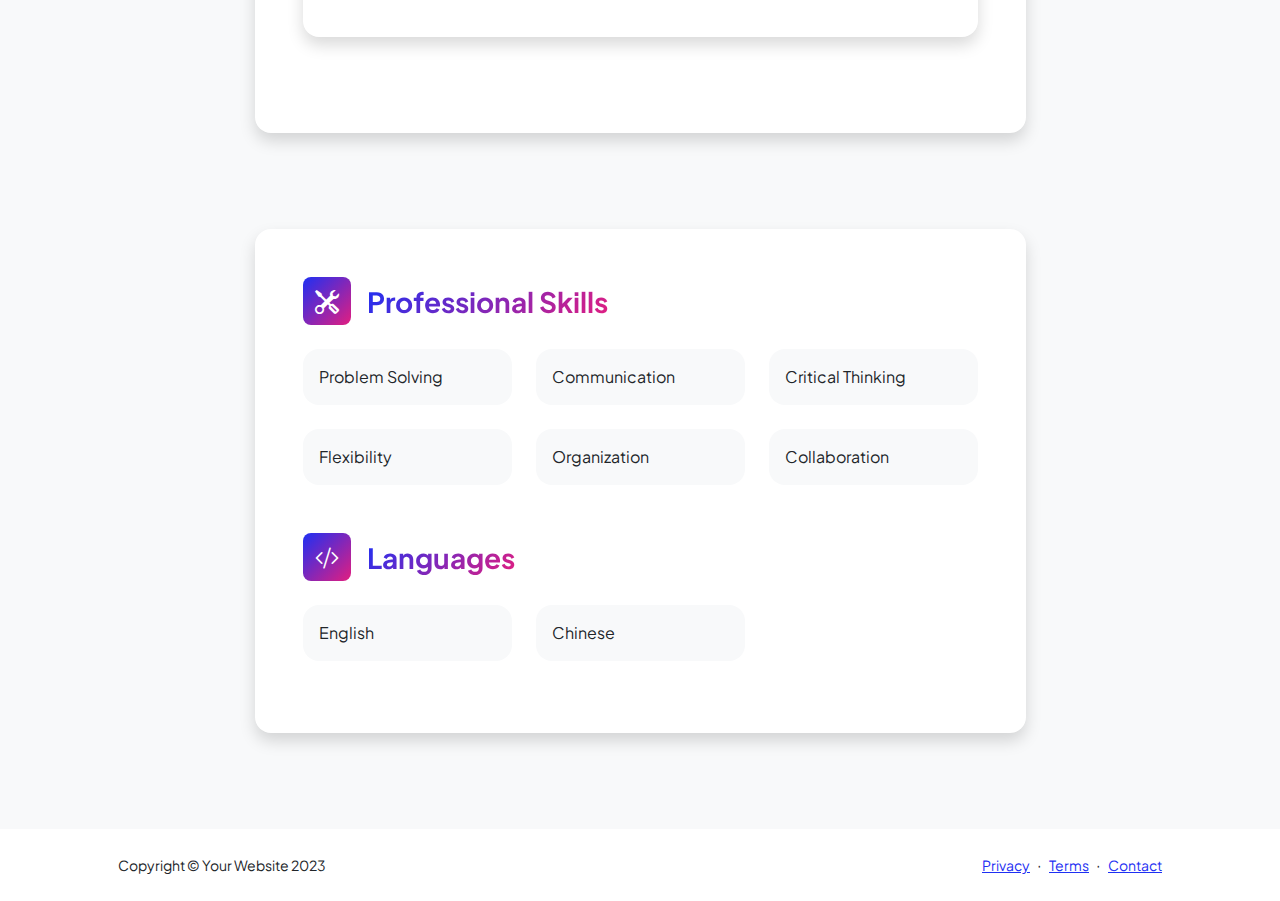
<file: resume.html>
<!DOCTYPE html>
<html lang="en">
    <head>
        <meta charset="utf-8" />
        <meta name="viewport" content="width=device-width, initial-scale=1, shrink-to-fit=no" />
        <meta name="description" content="" />
        <meta name="author" content="" />
        <title>Austin Griffiths IS 201 Website</title>
        <!-- Favicon-->
        <link rel="icon" type="image/x-icon" href="assets/favicon.ico" />
        <!-- Custom Google font-->
        <link rel="preconnect" href="https://fonts.googleapis.com" />
        <link rel="preconnect" href="https://fonts.gstatic.com" crossorigin />
        <link href="https://fonts.googleapis.com/css2?family=Plus+Jakarta+Sans:wght@100;200;300;400;500;600;700;800;900&amp;display=swap" rel="stylesheet" />
        <!-- Bootstrap icons-->
        <link href="https://cdn.jsdelivr.net/npm/bootstrap-icons@1.8.1/font/bootstrap-icons.css" rel="stylesheet" />
        <!-- Core theme CSS (includes Bootstrap)-->
        <link href="css/styles.css" rel="stylesheet" />
    </head>
    <body class="d-flex flex-column h-100 bg-light">
        <main class="flex-shrink-0">
            <!-- Navigation-->
            <nav class="navbar navbar-expand-lg navbar-light bg-white py-3">
                <div class="container px-5">
                    <a class="navbar-brand" href="index.html"><span class="fw-bolder text-primary">Austin Griffiths IS 201 Section 3</span></a>
                    <button class="navbar-toggler" type="button" data-bs-toggle="collapse" data-bs-target="#navbarSupportedContent" aria-controls="navbarSupportedContent" aria-expanded="false" aria-label="Toggle navigation"><span class="navbar-toggler-icon"></span></button>
                    <div class="collapse navbar-collapse" id="navbarSupportedContent">
                        <ul class="navbar-nav ms-auto mb-2 mb-lg-0 small fw-bolder">
                            <li class="nav-item"><a class="nav-link" href="index.html">Home</a></li>
                            <li class="nav-item"><a class="nav-link" href="resume.html">Resume</a></li>
                            
                            <li class="nav-item"><a class="nav-link" href="contact.html">Contact</a></li>
                        </ul>
                    </div>
                </div>
            </nav>
            <!-- Page Content-->
            <div class="container px-5 my-5">
                <div class="text-center mb-5">
                    <h1 class="display-5 fw-bolder mb-0"><span class="text-gradient d-inline">Resume</span></h1>
                </div>
                <div class="row gx-5 justify-content-center">
                    <div class="col-lg-11 col-xl-9 col-xxl-8">
                        <!-- Experience Section-->
                        <section>
                            <div class="d-flex align-items-center justify-content-between mb-4">
                                <h2 class="text-primary fw-bolder mb-0">Experience</h2>
                
                                </a>
                            </div>
                            <!-- Experience Card 1-->
                            <div class="card shadow border-0 rounded-4 mb-5">
                                <div class="card-body p-5">
                                    <div class="row align-items-center gx-5">
                                        <div class="col text-center text-lg-start mb-4 mb-lg-0">
                                            <div class="bg-light p-4 rounded-4">
                                                <div class="text-primary fw-bolder mb-2">January 2024 - April 2024</div>
                                                <div class="small fw-bolder">Deliverables Manager</div>
                                                <div class="small text-muted">Cordova Analytics</div>
                                                <div class="small text-muted">South Jordan, Utah</div>
                                            </div>
                                        </div>
                                        <div class="col-lg-8"><div></div></div>
                                    </div>
                                </div>
                            </div>
                            <!-- Experience Card 2-->
                            <div class="card shadow border-0 rounded-4 mb-5">
                                <div class="card-body p-5">
                                    <div class="row align-items-center gx-5">
                                        <div class="col text-center text-lg-start mb-4 mb-lg-0">
                                            <div class="bg-light p-4 rounded-4">
                                                <div class="text-primary fw-bolder mb-2">August 2021 - August 2023</div>
                                                <div class="small fw-bolder">Missionary</div>
                                                <div class="small text-muted">The Church of Jesus Christ of Latter-Day Saints</div>
                                                <div class="small text-muted">Taichung, Taiwan</div>
                                            </div>
                                        </div>
                                        <div class="col-lg-8"><div></div></div>
                                    </div>
                                </div>
                            </div>
                        </section>
                        <!-- Education Section-->
                        <section>
                            <h2 class="text-secondary fw-bolder mb-4">Education</h2>
                            <!-- Education Card 1-->
                            <div class="card shadow border-0 rounded-4 mb-5">
                                <div class="card-body p-5">
                                    <div class="row align-items-center gx-5">
                                        <div class="col text-center text-lg-start mb-4 mb-lg-0">
                                            <div class="bg-light p-4 rounded-4">
                                                <div class="text-secondary fw-bolder mb-2">September 2023 - Present</div>
                                                <div class="mb-2">
                                                    <div class="small fw-bolder">BYU</div>
                                                    <div class="small text-muted">Provo, UT</div>
                                                </div>
                                                <div class="fst-italic">
                                                    <div class="small text-muted">Undergraduate</div>
                                                    <div class="small text-muted">Entrepreneurship Management</div>
                                                </div>
                                            </div>
                                        </div>
                                        <div class="col-lg-8">
                                </div>
                            </div>
                            <!-- Education Card 2-->
                            <div class="card shadow border-0 rounded-4 mb-5">
                                <div class="card-body p-5">
                                    <div class="row align-items-center gx-5">
                                        <div class="col text-center text-lg-start mb-4 mb-lg-0">
                                            <div class="bg-light p-4 rounded-4">
                                                <div class="text-secondary fw-bolder mb-2">September 2019 - June 2021</div>
                                                <div class="mb-2">
                                                    <div class="small fw-bolder">Ensign College</div>
                                                    <div class="small text-muted">Salt Lake City, UT</div>
                                                </div>
                                                <div class="fst-italic">
                                                    <div class="small text-muted">Undergraduate</div>
                                                    <div class="small text-muted">Business Management</div>
                                                </div>
                                            </div>
                                        </div>
                                        <div class="col-lg-8">
                                </div>
                            </div>
                        </section>
                        <!-- Divider-->
                        <div class="pb-5"></div>
                        <!-- Skills Section-->
                        <section>
                            <!-- Skillset Card-->
                            <div class="card shadow border-0 rounded-4 mb-5">
                                <div class="card-body p-5">
                                    <!-- Professional skills list-->
                                    <div class="mb-5">
                                        <div class="d-flex align-items-center mb-4">
                                            <div class="feature bg-primary bg-gradient-primary-to-secondary text-white rounded-3 me-3"><i class="bi bi-tools"></i></div>
                                            <h3 class="fw-bolder mb-0"><span class="text-gradient d-inline">Professional Skills</span></h3>
                                        </div>
                                        <div class="row row-cols-1 row-cols-md-3 mb-4">
                                            <div class="col mb-4 mb-md-0"><div class="d-flex align-items-center bg-light rounded-4 p-3 h-100">Problem Solving</div></div>
                                            <div class="col mb-4 mb-md-0"><div class="d-flex align-items-center bg-light rounded-4 p-3 h-100">Communication</div></div>
                                            <div class="col"><div class="d-flex align-items-center bg-light rounded-4 p-3 h-100">Critical Thinking</div></div>
                                        </div>
                                        <div class="row row-cols-1 row-cols-md-3">
                                            <div class="col mb-4 mb-md-0"><div class="d-flex align-items-center bg-light rounded-4 p-3 h-100">Flexibility</div></div>
                                            <div class="col mb-4 mb-md-0"><div class="d-flex align-items-center bg-light rounded-4 p-3 h-100">Organization</div></div>
                                            <div class="col"><div class="d-flex align-items-center bg-light rounded-4 p-3 h-100">Collaboration</div></div>
                                        </div>
                                    </div>
                                    <!-- Languages list-->
                                    <div class="mb-0">
                                        <div class="d-flex align-items-center mb-4">
                                            <div class="feature bg-primary bg-gradient-primary-to-secondary text-white rounded-3 me-3"><i class="bi bi-code-slash"></i></div>
                                            <h3 class="fw-bolder mb-0"><span class="text-gradient d-inline">Languages</span></h3>
                                        </div>
                                        <div class="row row-cols-1 row-cols-md-3 mb-4">
                                            <div class="col mb-4 mb-md-0"><div class="d-flex align-items-center bg-light rounded-4 p-3 h-100">English</div></div>
                                            <div class="col mb-4 mb-md-0"><div class="d-flex align-items-center bg-light rounded-4 p-3 h-100">Chinese</div></div>
                                    
                                        </div>
                                    
                                    </div>
                                </div>
                            </div>
                        </section>
                    </div>
                </div>
            </div>
        </main>
        <!-- Footer-->
        <footer class="bg-white py-4 mt-auto">
            <div class="container px-5">
                <div class="row align-items-center justify-content-between flex-column flex-sm-row">
                    <div class="col-auto"><div class="small m-0">Copyright &copy; Your Website 2023</div></div>
                    <div class="col-auto">
                        <a class="small" href="#!">Privacy</a>
                        <span class="mx-1">&middot;</span>
                        <a class="small" href="#!">Terms</a>
                        <span class="mx-1">&middot;</span>
                        <a class="small" href="#!">Contact</a>
                    </div>
                </div>
            </div>
        </footer>
        <!-- Bootstrap core JS-->
        <script src="https://cdn.jsdelivr.net/npm/bootstrap@5.2.3/dist/js/bootstrap.bundle.min.js"></script>
        <!-- Core theme JS-->
        <script src="js/scripts.js"></script>
    </body>
</html>
</file>
<file: css/styles1.css>
body {
    background-color: #000000;
    font-family: Arial, sans-serif;
    color: #525050;
    margin: 0;
    padding: 0;
}


header {
    font-family: 'Courier New', Courier, monospace;
    background-color: #7e0f15;
    color: white;
    padding: 15px;
    text-align: center;
}


nav ul {
    font-family: Verdana, Geneva, Tahoma, sans-serif;
    list-style: none;
    padding: 0;
}

nav ul li {
    display: inline;
    margin: 0 10px;
}

nav ul li a {
    color: white;
    text-decoration: none;
}


section {
    font-family: system-ui, -apple-system, BlinkMacSystemFont, 'Segoe UI', Roboto, Oxygen, Ubuntu, Cantarell, 'Open Sans', 'Helvetica Neue', sans-serif;
    padding: 20px;
    margin: 20px;
    background-color: white;
    border-radius: 8px;
    box-shadow: 0 0 10px rgba(0, 0, 0, 0.1);
}


.image-container, .video-container, .tableau-embed-container {
    margin: 20px 0;
    text-align: center;
}

.image-container img {
    max-width: 100%;
    height: auto;
    border-radius: 8px;
}


footer {
    text-align: center;
    padding: 10px;
    background-color: #7e0f15;
    color: white;
    position: fixed;
    width: 100%;
    bottom: 0;
}


a[href="#top"] {
    color: white;
    text-decoration: none;
}
</file>
